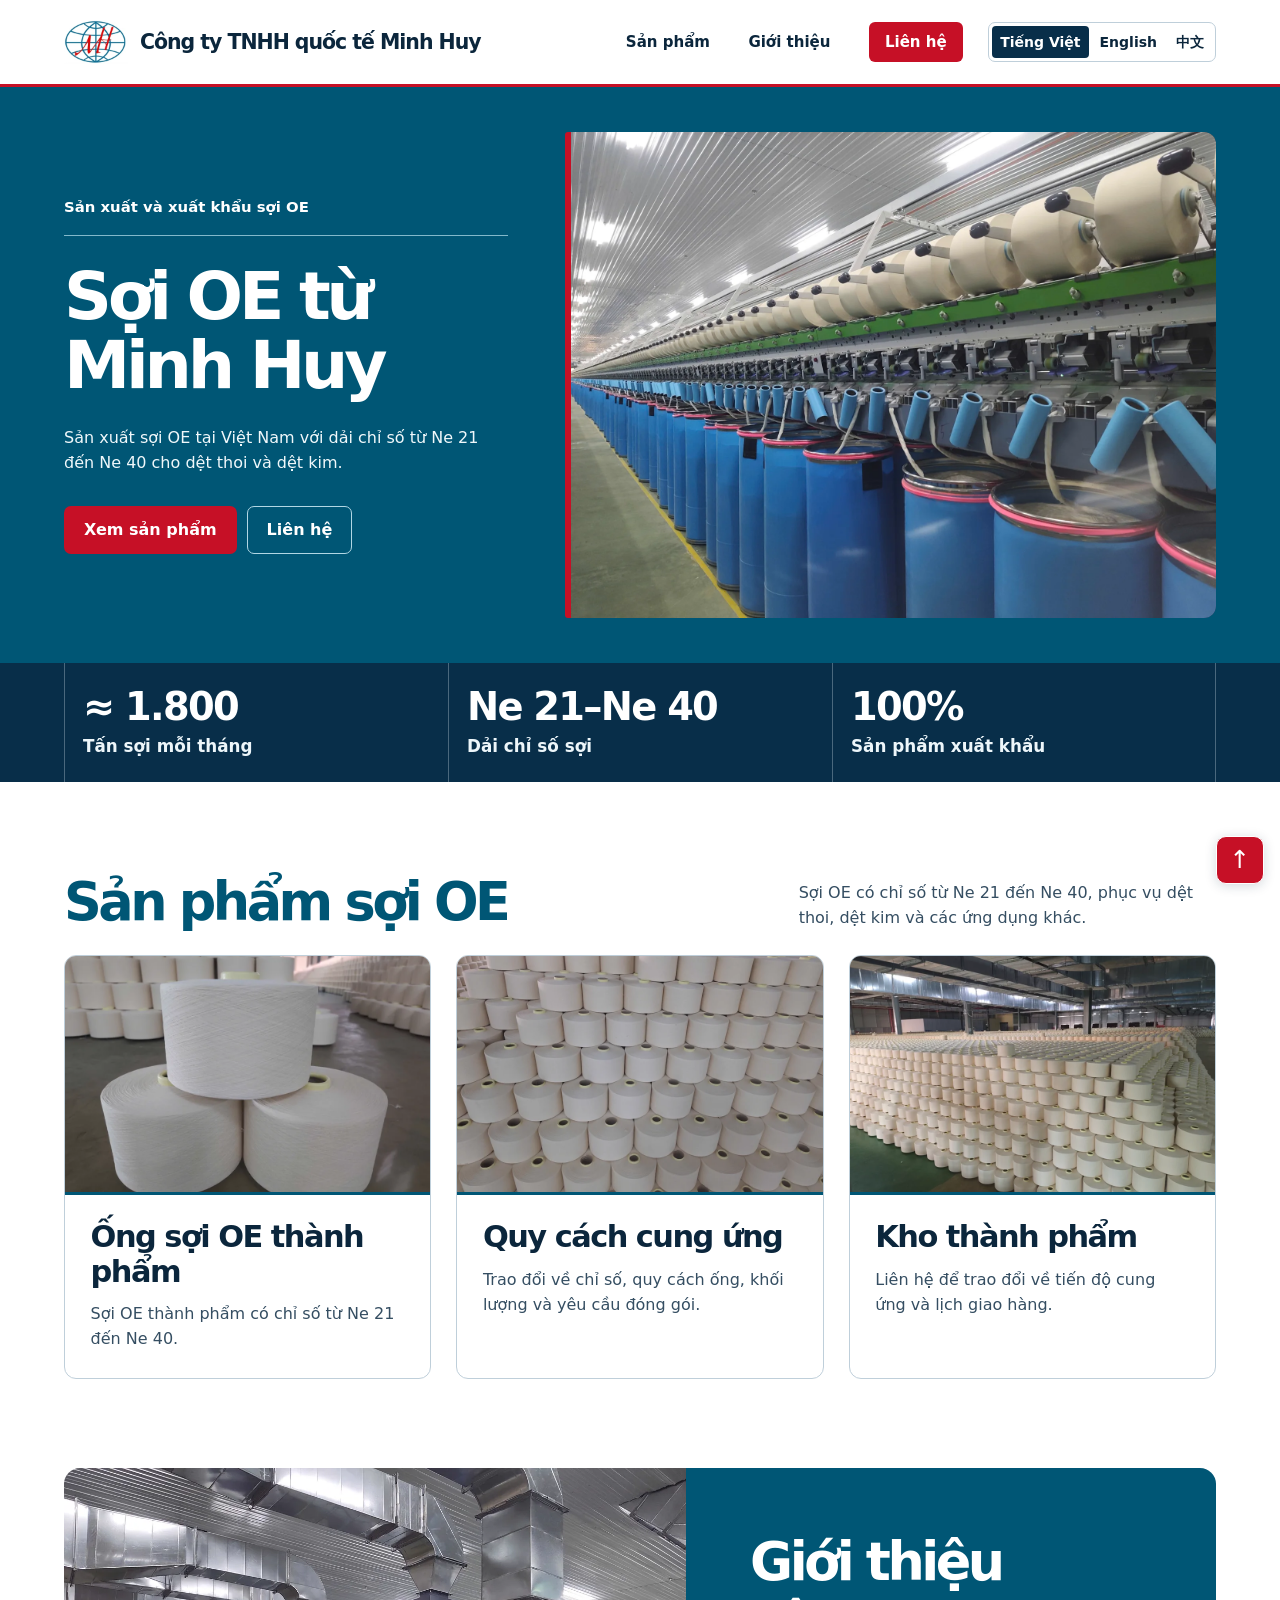
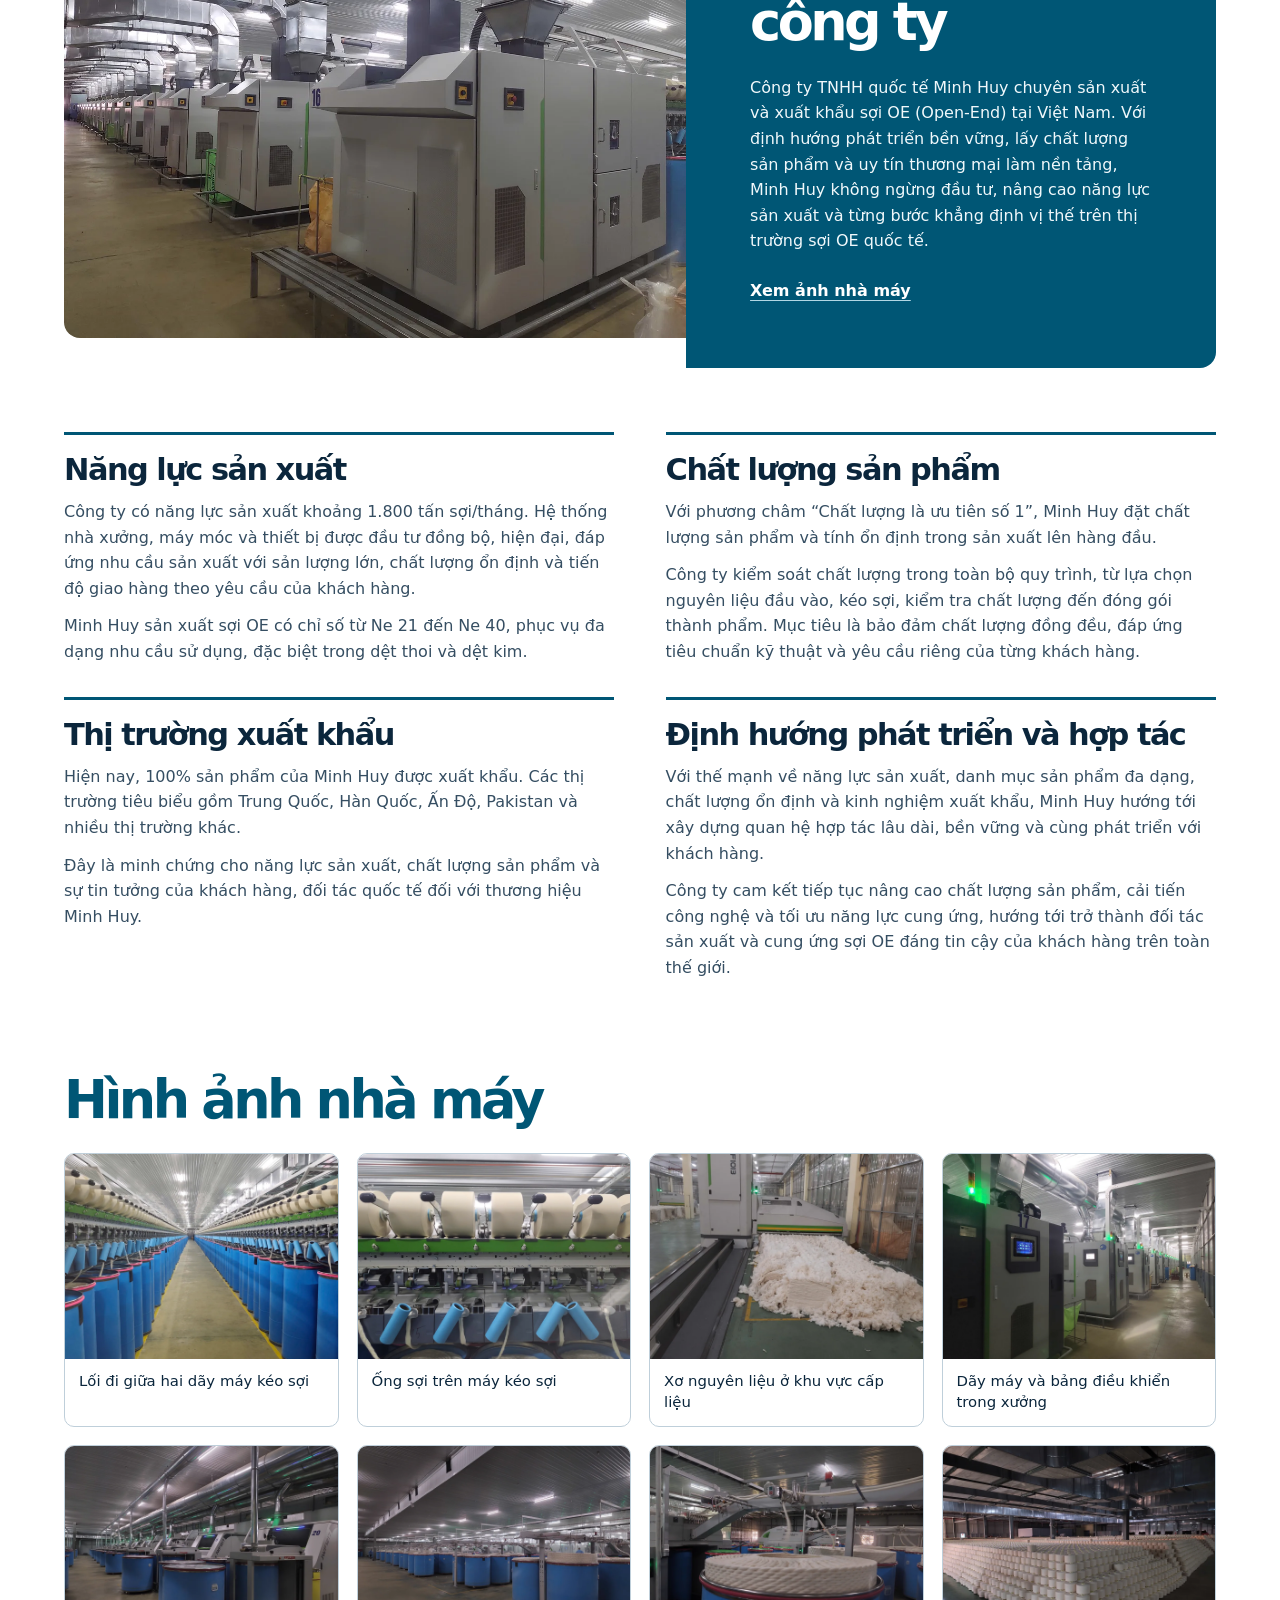
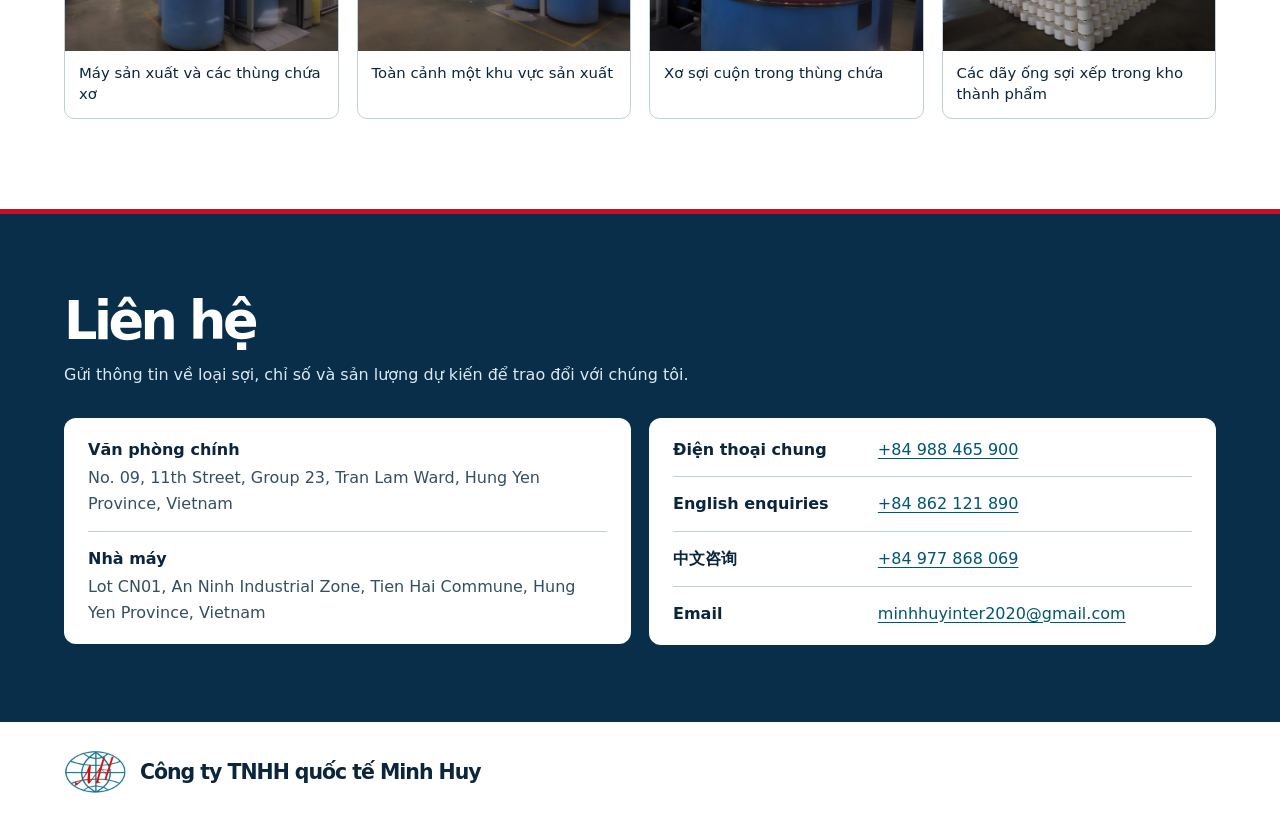
<file: index.html>
<!doctype html>
<html lang="vi">
<head>
  <meta charset="utf-8">
  <meta name="viewport" content="width=device-width, initial-scale=1">
  <meta name="description" content="Sản xuất sợi OE tại Việt Nam với dải chỉ số từ Ne 21 đến Ne 40 cho dệt thoi và dệt kim.">
  <meta name="theme-color" content="#ffffff">
  <title>Công ty TNHH quốc tế Minh Huy | Sản xuất và xuất khẩu sợi OE</title>
  <link rel="icon" href="./favicon.png" type="image/png">
  <link rel="stylesheet" href="./site.css">
  <link rel="alternate" hreflang="vi" href="./">
  <link rel="alternate" hreflang="en" href="./en/">
  <link rel="alternate" hreflang="zh-Hans" href="./zh/">
</head>
<body>
  <a class="skip-link" href="#main">Đến nội dung</a>
  <header class="masthead" id="top" tabindex="-1">
    <div class="wrap header-row">
      <a class="brand" href="./" aria-label="Công ty TNHH quốc tế Minh Huy · Trang chủ"><img class="brand-logo" src="./logo-minh-huy.webp" alt="" width="54" height="37"><span lang="vi">Công ty TNHH quốc tế Minh Huy</span></a>
      <nav class="primary-nav" aria-label="Điều hướng chính">
        <a href="#san-pham">Sản phẩm</a>
        <a href="#gioi-thieu">Giới thiệu</a>
        <a class="nav-contact" href="#lien-he">Liên hệ</a>
      </nav>
      <nav class="language-menu" aria-label="Ngôn ngữ">
        <a href="./" lang="vi" hreflang="vi" aria-current="page">Tiếng Việt</a>
        <a href="./en/" lang="en" hreflang="en">English</a>
        <a href="./zh/" lang="zh-Hans" hreflang="zh-Hans">中文</a>
      </nav>
    </div>
  </header>
  <main id="main">
    <div class="hero-band">
      <section class="hero wrap" aria-labelledby="hero-heading">
        <div class="hero-copy">
          <p class="label">Sản xuất và xuất khẩu sợi OE</p>
          <h1 id="hero-heading">Sợi OE từ Minh Huy</h1>
          <p class="hero-description">Sản xuất sợi OE tại Việt Nam với dải chỉ số từ Ne 21 đến Ne 40 cho dệt thoi và dệt kim.</p>
          <div class="hero-actions">
            <a class="button" href="#san-pham">Xem sản phẩm</a>
            <a class="button button-outline" href="#lien-he">Liên hệ</a>
          </div>
        </div>
        <figure class="hero-image"><img src="./images/spinning-line.webp" alt="Dây chuyền kéo sợi tại nhà máy Minh Huy với hàng thùng xơ màu xanh" width="1280" height="960" fetchpriority="high" decoding="async"></figure>
      </section>
    </div>
    <aside class="metrics-band" aria-label="Năng lực và thị trường">
      <dl class="wrap metrics">
        <div><dt>Tấn sợi mỗi tháng</dt><dd>≈ 1.800</dd></div>
        <div><dt>Dải chỉ số sợi</dt><dd>Ne 21–Ne 40</dd></div>
        <div><dt>Sản phẩm xuất khẩu</dt><dd>100%</dd></div>
      </dl>
    </aside>
    <section class="wrap catalog section" id="san-pham" aria-labelledby="catalog-heading">
      <div class="section-heading">
        <h2 id="catalog-heading">Sản phẩm sợi OE</h2>
        <p>Sợi OE có chỉ số từ Ne 21 đến Ne 40, phục vụ dệt thoi, dệt kim và các ứng dụng khác.</p>
      </div>
      <div class="product-grid">
        <article class="product">
          <figure><img src="./images/yarn-cones.webp" alt="Ba ống sợi trắng thành phẩm xếp chồng" width="1280" height="960" loading="lazy" decoding="async"></figure>
          <div class="product-copy">
            <div class="product-title">
              <h3>Ống sợi OE thành phẩm</h3>
            </div>
            <p>Sợi OE thành phẩm có chỉ số từ Ne 21 đến Ne 40.</p>
          </div>
        </article>
<article class="product">
          <figure><img src="./images/yarn-stock.webp" alt="Các ống sợi trắng thành phẩm xếp thành hàng" width="1280" height="960" loading="lazy" decoding="async"></figure>
          <div class="product-copy">
            <div class="product-title">
              <h3>Quy cách cung ứng</h3>
            </div>
            <p>Trao đổi về chỉ số, quy cách ống, khối lượng và yêu cầu đóng gói.</p>
          </div>
        </article>
<article class="product">
          <figure><img src="./images/finished-yarn.webp" alt="Các dãy ống sợi trắng trong kho thành phẩm Minh Huy" width="1280" height="960" loading="lazy" decoding="async"></figure>
          <div class="product-copy">
            <div class="product-title">
              <h3>Kho thành phẩm</h3>
            </div>
            <p>Liên hệ để trao đổi về tiến độ cung ứng và lịch giao hàng.</p>
          </div>
        </article>
      </div>
    </section>
    <section class="wrap about section" id="gioi-thieu" aria-labelledby="about-heading">
      <figure><img src="./images/factory-floor.webp" alt="Một khu vực máy sản xuất sợi tại nhà máy Minh Huy" width="1280" height="960" loading="lazy" decoding="async"></figure>
      <div class="about-copy">
        <h2 id="about-heading">Giới thiệu công ty</h2>
        <p>Công ty TNHH quốc tế Minh Huy chuyên sản xuất và xuất khẩu sợi OE (Open-End) tại Việt Nam. Với định hướng phát triển bền vững, lấy chất lượng sản phẩm và uy tín thương mại làm nền tảng, Minh Huy không ngừng đầu tư, nâng cao năng lực sản xuất và từng bước khẳng định vị thế trên thị trường sợi OE quốc tế.</p>
        <a class="gallery-jump" href="#hinh-anh">Xem ảnh nhà máy</a>
      </div>
    </section>
    <section class="wrap profile" aria-label="Giới thiệu">
      <div class="profile-grid">
        <article class="profile-chapter">
          <h3>Năng lực sản xuất</h3>
          <p>Công ty có năng lực sản xuất khoảng 1.800 tấn sợi/tháng. Hệ thống nhà xưởng, máy móc và thiết bị được đầu tư đồng bộ, hiện đại, đáp ứng nhu cầu sản xuất với sản lượng lớn, chất lượng ổn định và tiến độ giao hàng theo yêu cầu của khách hàng.</p>
          <p>Minh Huy sản xuất sợi OE có chỉ số từ Ne 21 đến Ne 40, phục vụ đa dạng nhu cầu sử dụng, đặc biệt trong dệt thoi và dệt kim.</p>
        </article>
        <article class="profile-chapter">
          <h3>Chất lượng sản phẩm</h3>
          <p>Với phương châm “Chất lượng là ưu tiên số 1”, Minh Huy đặt chất lượng sản phẩm và tính ổn định trong sản xuất lên hàng đầu.</p>
          <p>Công ty kiểm soát chất lượng trong toàn bộ quy trình, từ lựa chọn nguyên liệu đầu vào, kéo sợi, kiểm tra chất lượng đến đóng gói thành phẩm. Mục tiêu là bảo đảm chất lượng đồng đều, đáp ứng tiêu chuẩn kỹ thuật và yêu cầu riêng của từng khách hàng.</p>
        </article>
        <article class="profile-chapter">
          <h3>Thị trường xuất khẩu</h3>
          <p>Hiện nay, 100% sản phẩm của Minh Huy được xuất khẩu. Các thị trường tiêu biểu gồm Trung Quốc, Hàn Quốc, Ấn Độ, Pakistan và nhiều thị trường khác.</p>
          <p>Đây là minh chứng cho năng lực sản xuất, chất lượng sản phẩm và sự tin tưởng của khách hàng, đối tác quốc tế đối với thương hiệu Minh Huy.</p>
        </article>
        <article class="profile-chapter">
          <h3>Định hướng phát triển và hợp tác</h3>
          <p>Với thế mạnh về năng lực sản xuất, danh mục sản phẩm đa dạng, chất lượng ổn định và kinh nghiệm xuất khẩu, Minh Huy hướng tới xây dựng quan hệ hợp tác lâu dài, bền vững và cùng phát triển với khách hàng.</p>
          <p>Công ty cam kết tiếp tục nâng cao chất lượng sản phẩm, cải tiến công nghệ và tối ưu năng lực cung ứng, hướng tới trở thành đối tác sản xuất và cung ứng sợi OE đáng tin cậy của khách hàng trên toàn thế giới.</p>
        </article>
      </div>
    </section>
    <section class="wrap section factory-gallery" id="hinh-anh" aria-labelledby="gallery-heading">
      <h2 id="gallery-heading">Hình ảnh nhà máy</h2>
      <div class="gallery-grid">
        <a class="gallery-item" href="./images/factory-main-aisle.webp" target="_blank" rel="noopener"><img src="./images/factory-main-aisle.webp" alt="" width="1280" height="960" loading="lazy" decoding="async"><span>Lối đi giữa hai dãy máy kéo sợi</span></a>
        <a class="gallery-item" href="./images/factory-spinning-detail.webp" target="_blank" rel="noopener"><img src="./images/factory-spinning-detail.webp" alt="" width="1280" height="960" loading="lazy" decoding="async"><span>Ống sợi trên máy kéo sợi</span></a>
        <a class="gallery-item" href="./images/factory-fiber-feed.webp" target="_blank" rel="noopener"><img src="./images/factory-fiber-feed.webp" alt="" width="1280" height="960" loading="lazy" decoding="async"><span>Xơ nguyên liệu ở khu vực cấp liệu</span></a>
        <a class="gallery-item" href="./images/factory-machine-aisle.webp" target="_blank" rel="noopener"><img src="./images/factory-machine-aisle.webp" alt="" width="1280" height="960" loading="lazy" decoding="async"><span>Dãy máy và bảng điều khiển trong xưởng</span></a>
        <a class="gallery-item" href="./images/factory-processing.webp" target="_blank" rel="noopener"><img src="./images/factory-processing.webp" alt="" width="1280" height="960" loading="lazy" decoding="async"><span>Máy sản xuất và các thùng chứa xơ</span></a>
        <a class="gallery-item" href="./images/factory-production-floor.webp" target="_blank" rel="noopener"><img src="./images/factory-production-floor.webp" alt="" width="1280" height="960" loading="lazy" decoding="async"><span>Toàn cảnh một khu vực sản xuất</span></a>
        <a class="gallery-item" href="./images/factory-fiber-coil.webp" target="_blank" rel="noopener"><img src="./images/factory-fiber-coil.webp" alt="" width="1280" height="960" loading="lazy" decoding="async"><span>Xơ sợi cuộn trong thùng chứa</span></a>
        <a class="gallery-item" href="./images/factory-yarn-warehouse.webp" target="_blank" rel="noopener"><img src="./images/factory-yarn-warehouse.webp" alt="" width="1280" height="960" loading="lazy" decoding="async"><span>Các dãy ống sợi xếp trong kho thành phẩm</span></a>
      </div>
    </section>
    <section class="contact" id="lien-he" aria-labelledby="contact-heading">
      <div class="wrap">
        <div class="contact-heading">
          <h2 id="contact-heading">Liên hệ</h2>
          <div class="contact-intro"><p>Gửi thông tin về loại sợi, chỉ số và sản lượng dự kiến để trao đổi với chúng tôi.</p></div>
        </div>
        <div class="contact-grid">
          <dl class="contact-list"><div><dt>Văn phòng chính</dt><dd><address lang="en">No. 09, 11th Street, Group 23, Tran Lam Ward, Hung Yen Province, Vietnam</address></dd></div><div><dt>Nhà máy</dt><dd><address lang="en">Lot CN01, An Ninh Industrial Zone, Tien Hai Commune, Hung Yen Province, Vietnam</address></dd></div></dl>
          <dl class="contact-list contact-channels"><div><dt>Điện thoại chung</dt><dd><a href="tel:+84988465900">+84 988 465 900</a></dd></div><div><dt><span lang="en">English enquiries</span></dt><dd><a href="tel:+84862121890">+84 862 121 890</a></dd></div><div><dt><span lang="zh-Hans">中文咨询</span></dt><dd><a href="tel:+84977868069">+84 977 868 069</a></dd></div><div><dt>Email</dt><dd><a href="mailto:minhhuyinter2020@gmail.com">minhhuyinter2020@gmail.com</a></dd></div></dl>
        </div>
      </div>
    </section>
  </main>
  <footer class="wrap footer">
    <a class="brand" href="./"><img class="brand-logo" src="./logo-minh-huy.webp" alt="" width="54" height="37"><span lang="vi">Công ty TNHH quốc tế Minh Huy</span></a>
  </footer>
  <a class="back-top" href="#top" aria-label="Về đầu trang" title="Về đầu trang"><span aria-hidden="true">↑</span></a>
</body>
</html>
</file>
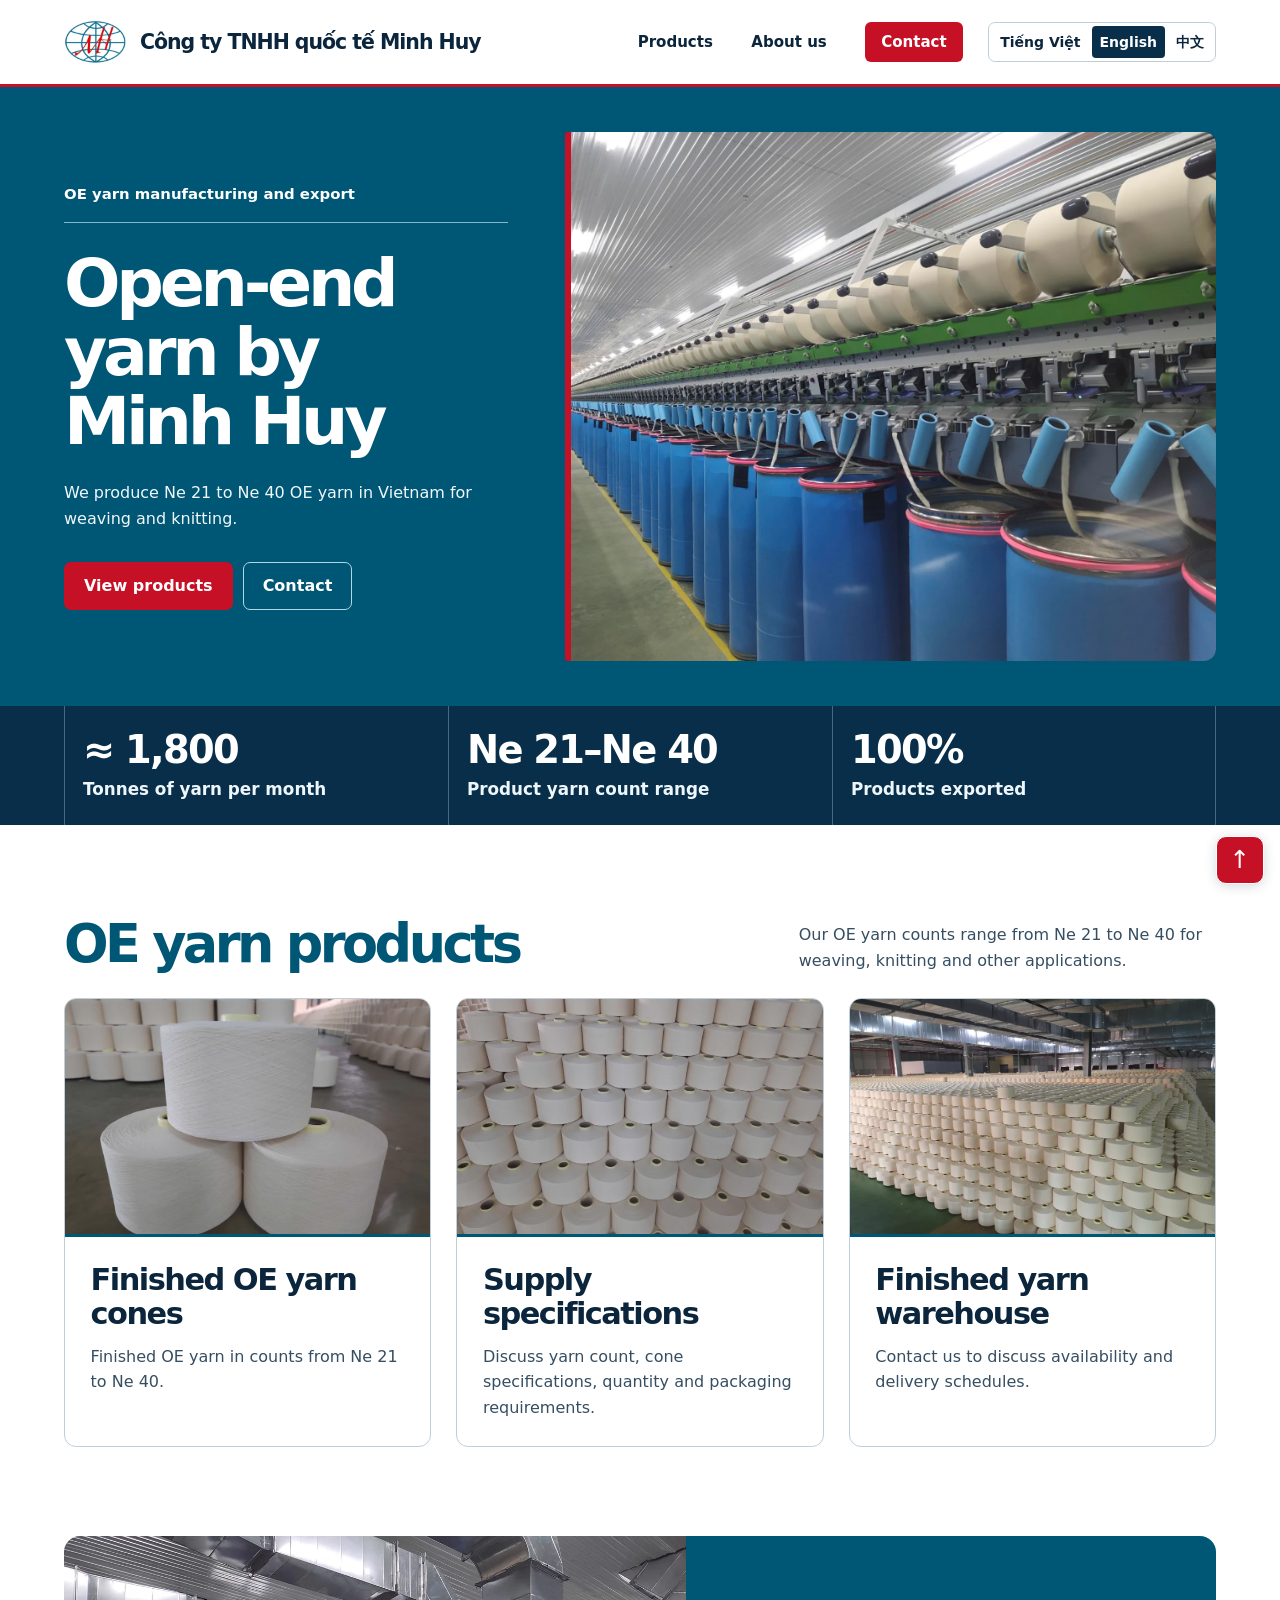
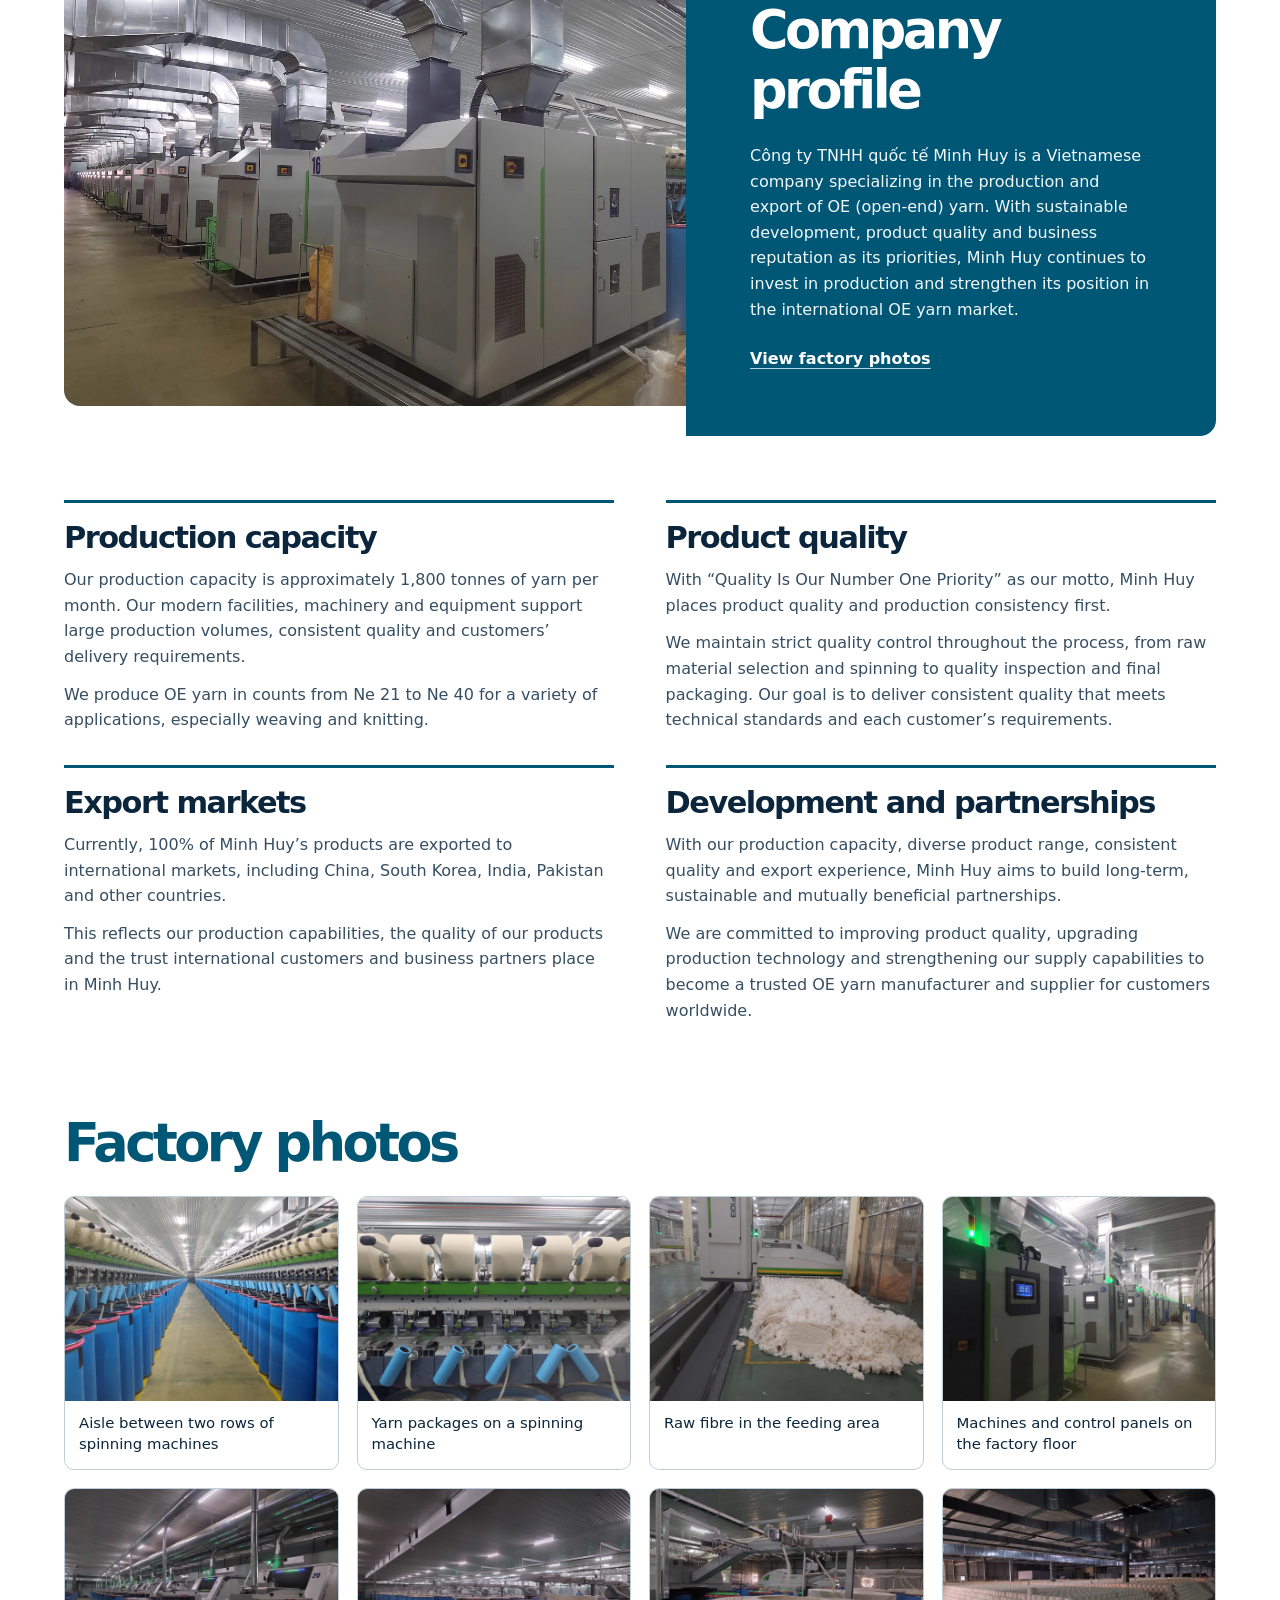
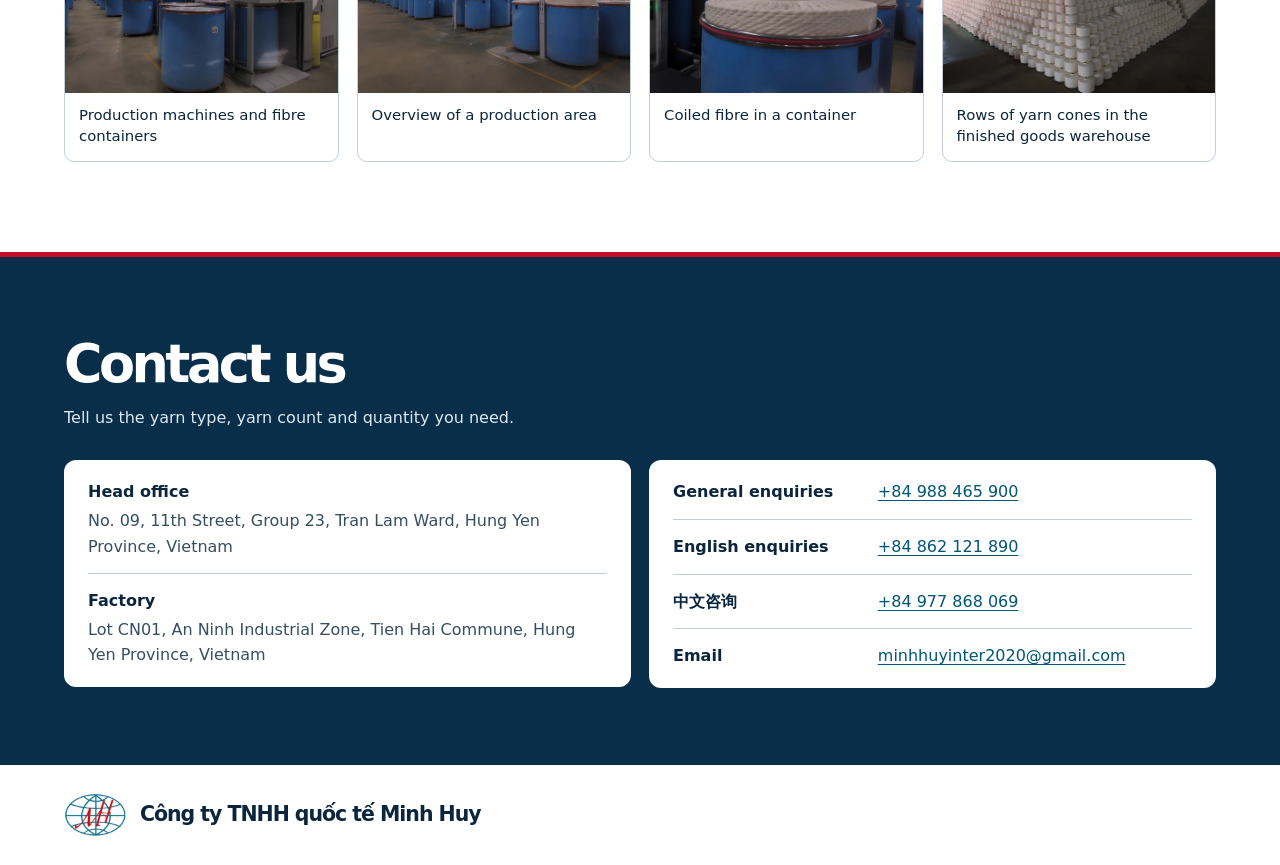
<file: en/index.html>
<!doctype html>
<html lang="en">
<head>
  <meta charset="utf-8">
  <meta name="viewport" content="width=device-width, initial-scale=1">
  <meta name="description" content="We produce Ne 21 to Ne 40 OE yarn in Vietnam for weaving and knitting.">
  <meta name="theme-color" content="#ffffff">
  <title>Công ty TNHH quốc tế Minh Huy | OE yarn manufacturing and export</title>
  <link rel="icon" href="../favicon.png" type="image/png">
  <link rel="stylesheet" href="../site.css">
  <link rel="alternate" hreflang="vi" href="../">
  <link rel="alternate" hreflang="en" href="../en/">
  <link rel="alternate" hreflang="zh-Hans" href="../zh/">
</head>
<body>
  <a class="skip-link" href="#main">Skip to content</a>
  <header class="masthead" id="top" tabindex="-1">
    <div class="wrap header-row">
      <a class="brand" href="./" aria-label="Công ty TNHH quốc tế Minh Huy · Home"><img class="brand-logo" src="../logo-minh-huy.webp" alt="" width="54" height="37"><span lang="vi">Công ty TNHH quốc tế Minh Huy</span></a>
      <nav class="primary-nav" aria-label="Main navigation">
        <a href="#san-pham">Products</a>
        <a href="#gioi-thieu">About us</a>
        <a class="nav-contact" href="#lien-he">Contact</a>
      </nav>
      <nav class="language-menu" aria-label="Language">
        <a href="../" lang="vi" hreflang="vi">Tiếng Việt</a>
        <a href="../en/" lang="en" hreflang="en" aria-current="page">English</a>
        <a href="../zh/" lang="zh-Hans" hreflang="zh-Hans">中文</a>
      </nav>
    </div>
  </header>
  <main id="main">
    <div class="hero-band">
      <section class="hero wrap" aria-labelledby="hero-heading">
        <div class="hero-copy">
          <p class="label">OE yarn manufacturing and export</p>
          <h1 id="hero-heading">Open-end yarn by Minh Huy</h1>
          <p class="hero-description">We produce Ne 21 to Ne 40 OE yarn in Vietnam for weaving and knitting.</p>
          <div class="hero-actions">
            <a class="button" href="#san-pham">View products</a>
            <a class="button button-outline" href="#lien-he">Contact</a>
          </div>
        </div>
        <figure class="hero-image"><img src="../images/spinning-line.webp" alt="OE spinning line at the Minh Huy factory" width="1280" height="960" fetchpriority="high" decoding="async"></figure>
      </section>
    </div>
    <aside class="metrics-band" aria-label="Capacity and markets">
      <dl class="wrap metrics">
        <div><dt>Tonnes of yarn per month</dt><dd>≈ 1,800</dd></div>
        <div><dt>Product yarn count range</dt><dd>Ne 21–Ne 40</dd></div>
        <div><dt>Products exported</dt><dd>100%</dd></div>
      </dl>
    </aside>
    <section class="wrap catalog section" id="san-pham" aria-labelledby="catalog-heading">
      <div class="section-heading">
        <h2 id="catalog-heading">OE yarn products</h2>
        <p>Our OE yarn counts range from Ne 21 to Ne 40 for weaving, knitting and other applications.</p>
      </div>
      <div class="product-grid">
        <article class="product">
          <figure><img src="../images/yarn-cones.webp" alt="Three finished white yarn cones" width="1280" height="960" loading="lazy" decoding="async"></figure>
          <div class="product-copy">
            <div class="product-title">
              <h3>Finished OE yarn cones</h3>
            </div>
            <p>Finished OE yarn in counts from Ne 21 to Ne 40.</p>
          </div>
        </article>
<article class="product">
          <figure><img src="../images/yarn-stock.webp" alt="Rows of finished white yarn cones" width="1280" height="960" loading="lazy" decoding="async"></figure>
          <div class="product-copy">
            <div class="product-title">
              <h3>Supply specifications</h3>
            </div>
            <p>Discuss yarn count, cone specifications, quantity and packaging requirements.</p>
          </div>
        </article>
<article class="product">
          <figure><img src="../images/finished-yarn.webp" alt="Rows of finished yarn in the warehouse" width="1280" height="960" loading="lazy" decoding="async"></figure>
          <div class="product-copy">
            <div class="product-title">
              <h3>Finished yarn warehouse</h3>
            </div>
            <p>Contact us to discuss availability and delivery schedules.</p>
          </div>
        </article>
      </div>
    </section>
    <section class="wrap about section" id="gioi-thieu" aria-labelledby="about-heading">
      <figure><img src="../images/factory-floor.webp" alt="Yarn production machinery at the factory" width="1280" height="960" loading="lazy" decoding="async"></figure>
      <div class="about-copy">
        <h2 id="about-heading">Company profile</h2>
        <p>Công ty TNHH quốc tế Minh Huy is a Vietnamese company specializing in the production and export of OE (open-end) yarn. With sustainable development, product quality and business reputation as its priorities, Minh Huy continues to invest in production and strengthen its position in the international OE yarn market.</p>
        <a class="gallery-jump" href="#hinh-anh">View factory photos</a>
      </div>
    </section>
    <section class="wrap profile" aria-label="About us">
      <div class="profile-grid">
        <article class="profile-chapter">
          <h3>Production capacity</h3>
          <p>Our production capacity is approximately 1,800 tonnes of yarn per month. Our modern facilities, machinery and equipment support large production volumes, consistent quality and customers’ delivery requirements.</p>
          <p>We produce OE yarn in counts from Ne 21 to Ne 40 for a variety of applications, especially weaving and knitting.</p>
        </article>
        <article class="profile-chapter">
          <h3>Product quality</h3>
          <p>With “Quality Is Our Number One Priority” as our motto, Minh Huy places product quality and production consistency first.</p>
          <p>We maintain strict quality control throughout the process, from raw material selection and spinning to quality inspection and final packaging. Our goal is to deliver consistent quality that meets technical standards and each customer’s requirements.</p>
        </article>
        <article class="profile-chapter">
          <h3>Export markets</h3>
          <p>Currently, 100% of Minh Huy’s products are exported to international markets, including China, South Korea, India, Pakistan and other countries.</p>
          <p>This reflects our production capabilities, the quality of our products and the trust international customers and business partners place in Minh Huy.</p>
        </article>
        <article class="profile-chapter">
          <h3>Development and partnerships</h3>
          <p>With our production capacity, diverse product range, consistent quality and export experience, Minh Huy aims to build long-term, sustainable and mutually beneficial partnerships.</p>
          <p>We are committed to improving product quality, upgrading production technology and strengthening our supply capabilities to become a trusted OE yarn manufacturer and supplier for customers worldwide.</p>
        </article>
      </div>
    </section>
    <section class="wrap section factory-gallery" id="hinh-anh" aria-labelledby="gallery-heading">
      <h2 id="gallery-heading">Factory photos</h2>
      <div class="gallery-grid">
        <a class="gallery-item" href="../images/factory-main-aisle.webp" target="_blank" rel="noopener"><img src="../images/factory-main-aisle.webp" alt="" width="1280" height="960" loading="lazy" decoding="async"><span>Aisle between two rows of spinning machines</span></a>
        <a class="gallery-item" href="../images/factory-spinning-detail.webp" target="_blank" rel="noopener"><img src="../images/factory-spinning-detail.webp" alt="" width="1280" height="960" loading="lazy" decoding="async"><span>Yarn packages on a spinning machine</span></a>
        <a class="gallery-item" href="../images/factory-fiber-feed.webp" target="_blank" rel="noopener"><img src="../images/factory-fiber-feed.webp" alt="" width="1280" height="960" loading="lazy" decoding="async"><span>Raw fibre in the feeding area</span></a>
        <a class="gallery-item" href="../images/factory-machine-aisle.webp" target="_blank" rel="noopener"><img src="../images/factory-machine-aisle.webp" alt="" width="1280" height="960" loading="lazy" decoding="async"><span>Machines and control panels on the factory floor</span></a>
        <a class="gallery-item" href="../images/factory-processing.webp" target="_blank" rel="noopener"><img src="../images/factory-processing.webp" alt="" width="1280" height="960" loading="lazy" decoding="async"><span>Production machines and fibre containers</span></a>
        <a class="gallery-item" href="../images/factory-production-floor.webp" target="_blank" rel="noopener"><img src="../images/factory-production-floor.webp" alt="" width="1280" height="960" loading="lazy" decoding="async"><span>Overview of a production area</span></a>
        <a class="gallery-item" href="../images/factory-fiber-coil.webp" target="_blank" rel="noopener"><img src="../images/factory-fiber-coil.webp" alt="" width="1280" height="960" loading="lazy" decoding="async"><span>Coiled fibre in a container</span></a>
        <a class="gallery-item" href="../images/factory-yarn-warehouse.webp" target="_blank" rel="noopener"><img src="../images/factory-yarn-warehouse.webp" alt="" width="1280" height="960" loading="lazy" decoding="async"><span>Rows of yarn cones in the finished goods warehouse</span></a>
      </div>
    </section>
    <section class="contact" id="lien-he" aria-labelledby="contact-heading">
      <div class="wrap">
        <div class="contact-heading">
          <h2 id="contact-heading">Contact us</h2>
          <div class="contact-intro"><p>Tell us the yarn type, yarn count and quantity you need.</p></div>
        </div>
        <div class="contact-grid">
          <dl class="contact-list"><div><dt>Head office</dt><dd><address lang="en">No. 09, 11th Street, Group 23, Tran Lam Ward, Hung Yen Province, Vietnam</address></dd></div><div><dt>Factory</dt><dd><address lang="en">Lot CN01, An Ninh Industrial Zone, Tien Hai Commune, Hung Yen Province, Vietnam</address></dd></div></dl>
          <dl class="contact-list contact-channels"><div><dt>General enquiries</dt><dd><a href="tel:+84988465900">+84 988 465 900</a></dd></div><div><dt><span lang="en">English enquiries</span></dt><dd><a href="tel:+84862121890">+84 862 121 890</a></dd></div><div><dt><span lang="zh-Hans">中文咨询</span></dt><dd><a href="tel:+84977868069">+84 977 868 069</a></dd></div><div><dt>Email</dt><dd><a href="mailto:minhhuyinter2020@gmail.com">minhhuyinter2020@gmail.com</a></dd></div></dl>
        </div>
      </div>
    </section>
  </main>
  <footer class="wrap footer">
    <a class="brand" href="./"><img class="brand-logo" src="../logo-minh-huy.webp" alt="" width="54" height="37"><span lang="vi">Công ty TNHH quốc tế Minh Huy</span></a>
  </footer>
  <a class="back-top" href="#top" aria-label="Back to top" title="Back to top"><span aria-hidden="true">↑</span></a>
</body>
</html>
</file>
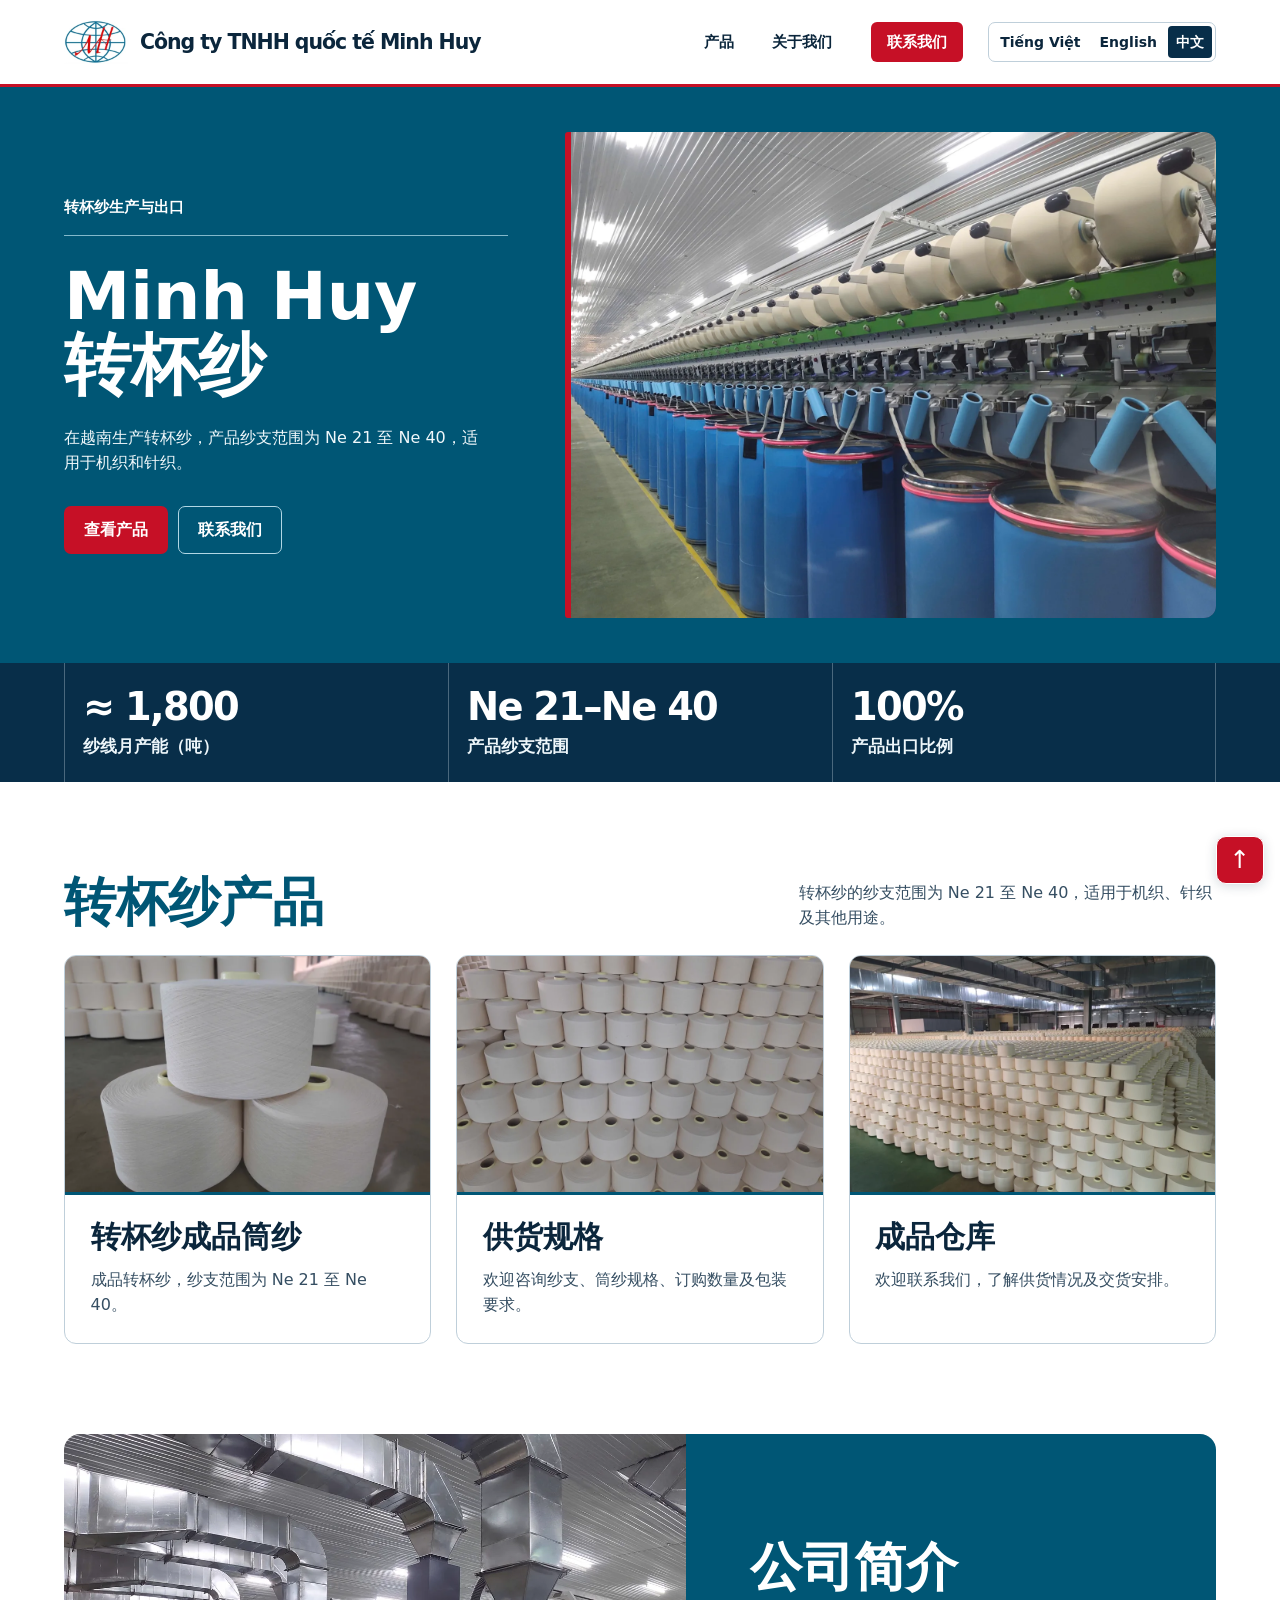
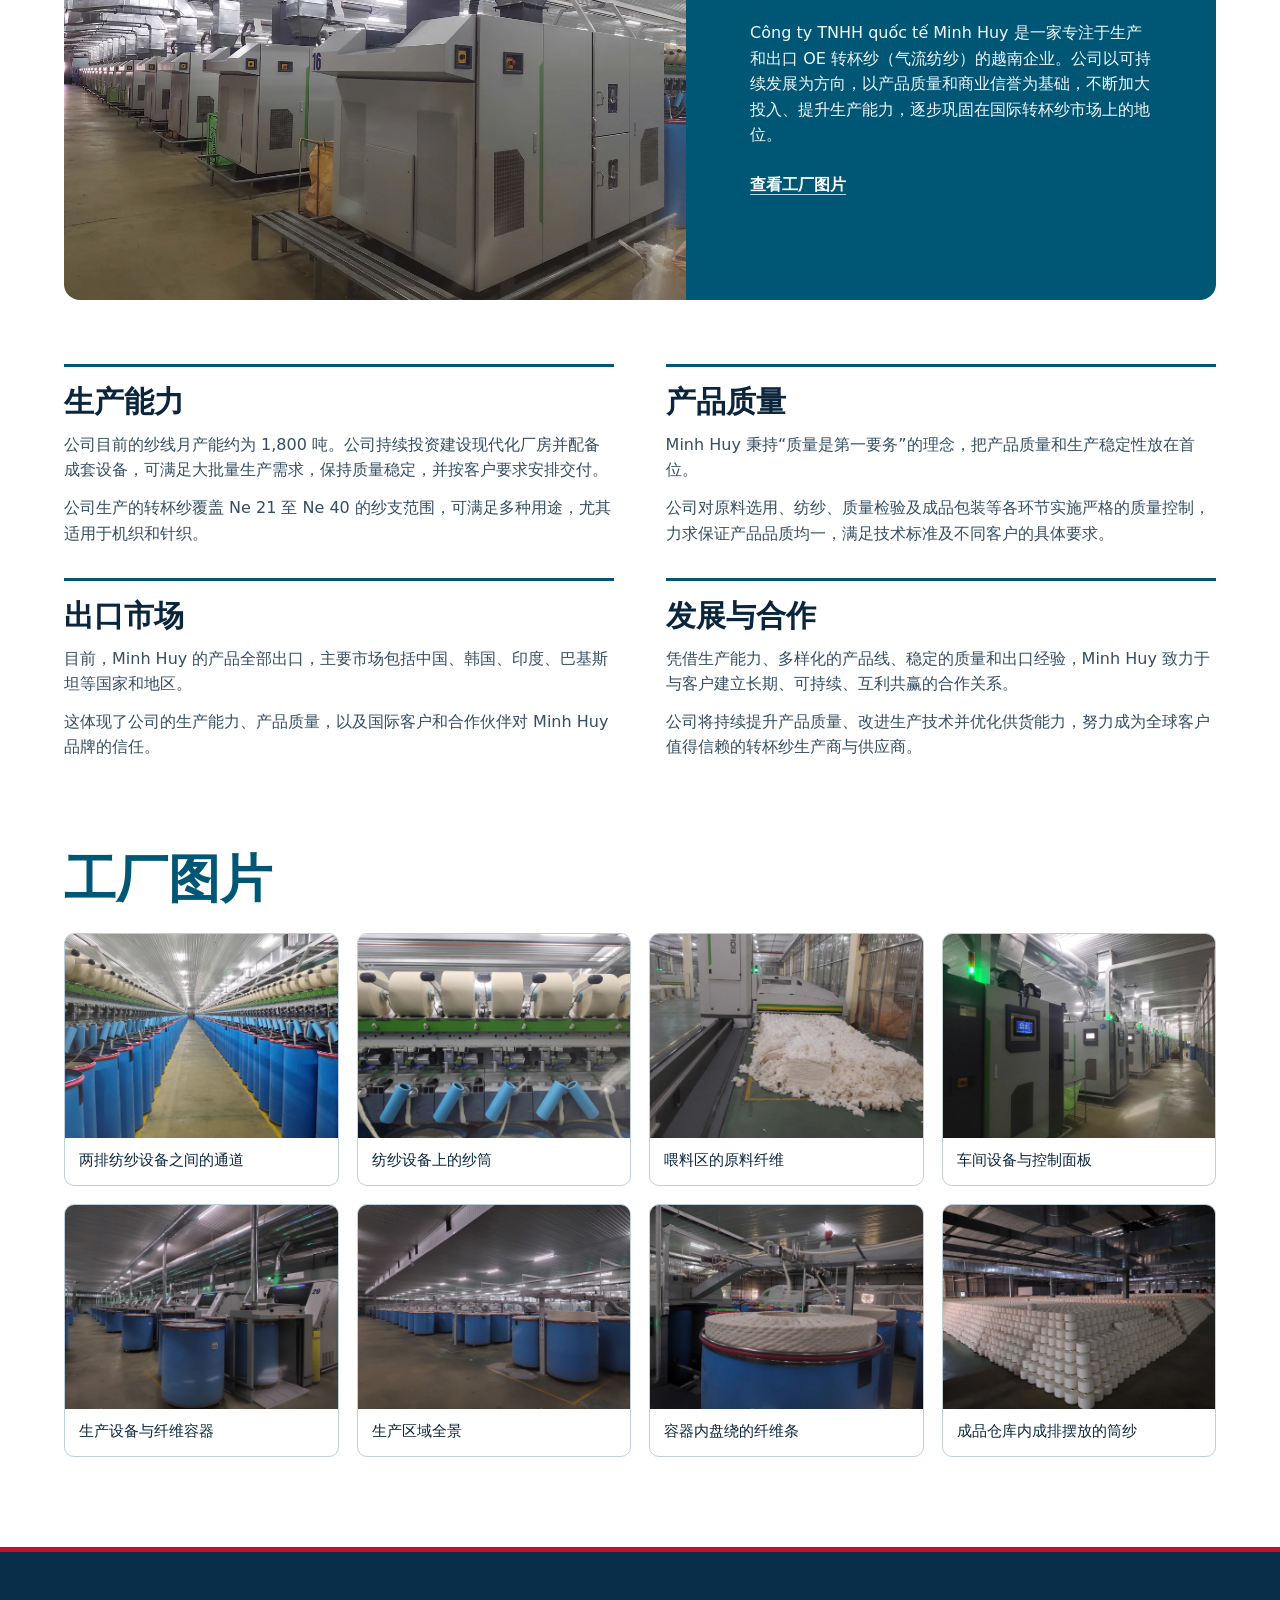
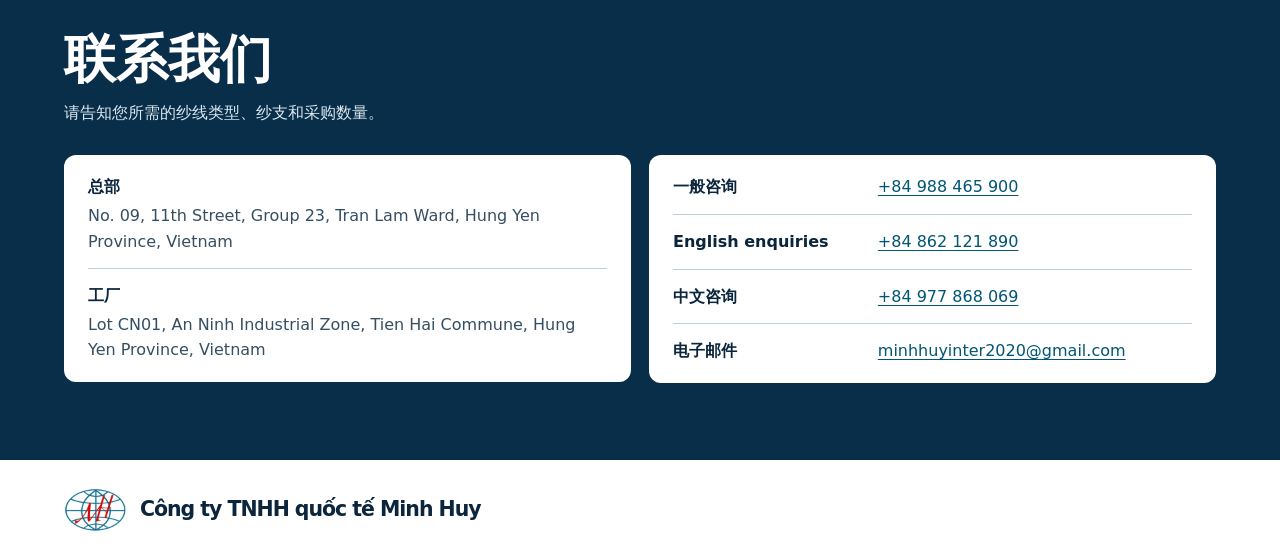
<file: zh/index.html>
<!doctype html>
<html lang="zh-Hans">
<head>
  <meta charset="utf-8">
  <meta name="viewport" content="width=device-width, initial-scale=1">
  <meta name="description" content="在越南生产转杯纱，产品纱支范围为 Ne 21 至 Ne 40，适用于机织和针织。">
  <meta name="theme-color" content="#ffffff">
  <title>Công ty TNHH quốc tế Minh Huy | 转杯纱生产与出口</title>
  <link rel="icon" href="../favicon.png" type="image/png">
  <link rel="stylesheet" href="../site.css">
  <link rel="alternate" hreflang="vi" href="../">
  <link rel="alternate" hreflang="en" href="../en/">
  <link rel="alternate" hreflang="zh-Hans" href="../zh/">
</head>
<body>
  <a class="skip-link" href="#main">跳至正文</a>
  <header class="masthead" id="top" tabindex="-1">
    <div class="wrap header-row">
      <a class="brand" href="./" aria-label="Công ty TNHH quốc tế Minh Huy · 首页"><img class="brand-logo" src="../logo-minh-huy.webp" alt="" width="54" height="37"><span lang="vi">Công ty TNHH quốc tế Minh Huy</span></a>
      <nav class="primary-nav" aria-label="主导航">
        <a href="#san-pham">产品</a>
        <a href="#gioi-thieu">关于我们</a>
        <a class="nav-contact" href="#lien-he">联系我们</a>
      </nav>
      <nav class="language-menu" aria-label="语言">
        <a href="../" lang="vi" hreflang="vi">Tiếng Việt</a>
        <a href="../en/" lang="en" hreflang="en">English</a>
        <a href="../zh/" lang="zh-Hans" hreflang="zh-Hans" aria-current="page">中文</a>
      </nav>
    </div>
  </header>
  <main id="main">
    <div class="hero-band">
      <section class="hero wrap" aria-labelledby="hero-heading">
        <div class="hero-copy">
          <p class="label">转杯纱生产与出口</p>
          <h1 id="hero-heading">Minh Huy 转杯纱</h1>
          <p class="hero-description">在越南生产转杯纱，产品纱支范围为 Ne 21 至 Ne 40，适用于机织和针织。</p>
          <div class="hero-actions">
            <a class="button" href="#san-pham">查看产品</a>
            <a class="button button-outline" href="#lien-he">联系我们</a>
          </div>
        </div>
        <figure class="hero-image"><img src="../images/spinning-line.webp" alt="Minh Huy 工厂转杯纺纱生产线" width="1280" height="960" fetchpriority="high" decoding="async"></figure>
      </section>
    </div>
    <aside class="metrics-band" aria-label="产能与市场">
      <dl class="wrap metrics">
        <div><dt>纱线月产能（吨）</dt><dd>≈ 1,800</dd></div>
        <div><dt>产品纱支范围</dt><dd>Ne 21–Ne 40</dd></div>
        <div><dt>产品出口比例</dt><dd>100%</dd></div>
      </dl>
    </aside>
    <section class="wrap catalog section" id="san-pham" aria-labelledby="catalog-heading">
      <div class="section-heading">
        <h2 id="catalog-heading">转杯纱产品</h2>
        <p>转杯纱的纱支范围为 Ne 21 至 Ne 40，适用于机织、针织及其他用途。</p>
      </div>
      <div class="product-grid">
        <article class="product">
          <figure><img src="../images/yarn-cones.webp" alt="三个白色成品筒纱" width="1280" height="960" loading="lazy" decoding="async"></figure>
          <div class="product-copy">
            <div class="product-title">
              <h3>转杯纱成品筒纱</h3>
            </div>
            <p>成品转杯纱，纱支范围为 Ne 21 至 Ne 40。</p>
          </div>
        </article>
<article class="product">
          <figure><img src="../images/yarn-stock.webp" alt="成排摆放的白色成品筒纱" width="1280" height="960" loading="lazy" decoding="async"></figure>
          <div class="product-copy">
            <div class="product-title">
              <h3>供货规格</h3>
            </div>
            <p>欢迎咨询纱支、筒纱规格、订购数量及包装要求。</p>
          </div>
        </article>
<article class="product">
          <figure><img src="../images/finished-yarn.webp" alt="仓库内成排摆放的成品纱线" width="1280" height="960" loading="lazy" decoding="async"></figure>
          <div class="product-copy">
            <div class="product-title">
              <h3>成品仓库</h3>
            </div>
            <p>欢迎联系我们，了解供货情况及交货安排。</p>
          </div>
        </article>
      </div>
    </section>
    <section class="wrap about section" id="gioi-thieu" aria-labelledby="about-heading">
      <figure><img src="../images/factory-floor.webp" alt="工厂纺纱设备" width="1280" height="960" loading="lazy" decoding="async"></figure>
      <div class="about-copy">
        <h2 id="about-heading">公司简介</h2>
        <p>Công ty TNHH quốc tế Minh Huy 是一家专注于生产和出口 OE 转杯纱（气流纺纱）的越南企业。公司以可持续发展为方向，以产品质量和商业信誉为基础，不断加大投入、提升生产能力，逐步巩固在国际转杯纱市场上的地位。</p>
        <a class="gallery-jump" href="#hinh-anh">查看工厂图片</a>
      </div>
    </section>
    <section class="wrap profile" aria-label="关于我们">
      <div class="profile-grid">
        <article class="profile-chapter">
          <h3>生产能力</h3>
          <p>公司目前的纱线月产能约为 1,800 吨。公司持续投资建设现代化厂房并配备成套设备，可满足大批量生产需求，保持质量稳定，并按客户要求安排交付。</p>
          <p>公司生产的转杯纱覆盖 Ne 21 至 Ne 40 的纱支范围，可满足多种用途，尤其适用于机织和针织。</p>
        </article>
        <article class="profile-chapter">
          <h3>产品质量</h3>
          <p>Minh Huy 秉持“质量是第一要务”的理念，把产品质量和生产稳定性放在首位。</p>
          <p>公司对原料选用、纺纱、质量检验及成品包装等各环节实施严格的质量控制，力求保证产品品质均一，满足技术标准及不同客户的具体要求。</p>
        </article>
        <article class="profile-chapter">
          <h3>出口市场</h3>
          <p>目前，Minh Huy 的产品全部出口，主要市场包括中国、韩国、印度、巴基斯坦等国家和地区。</p>
          <p>这体现了公司的生产能力、产品质量，以及国际客户和合作伙伴对 Minh Huy 品牌的信任。</p>
        </article>
        <article class="profile-chapter">
          <h3>发展与合作</h3>
          <p>凭借生产能力、多样化的产品线、稳定的质量和出口经验，Minh Huy 致力于与客户建立长期、可持续、互利共赢的合作关系。</p>
          <p>公司将持续提升产品质量、改进生产技术并优化供货能力，努力成为全球客户值得信赖的转杯纱生产商与供应商。</p>
        </article>
      </div>
    </section>
    <section class="wrap section factory-gallery" id="hinh-anh" aria-labelledby="gallery-heading">
      <h2 id="gallery-heading">工厂图片</h2>
      <div class="gallery-grid">
        <a class="gallery-item" href="../images/factory-main-aisle.webp" target="_blank" rel="noopener"><img src="../images/factory-main-aisle.webp" alt="" width="1280" height="960" loading="lazy" decoding="async"><span>两排纺纱设备之间的通道</span></a>
        <a class="gallery-item" href="../images/factory-spinning-detail.webp" target="_blank" rel="noopener"><img src="../images/factory-spinning-detail.webp" alt="" width="1280" height="960" loading="lazy" decoding="async"><span>纺纱设备上的纱筒</span></a>
        <a class="gallery-item" href="../images/factory-fiber-feed.webp" target="_blank" rel="noopener"><img src="../images/factory-fiber-feed.webp" alt="" width="1280" height="960" loading="lazy" decoding="async"><span>喂料区的原料纤维</span></a>
        <a class="gallery-item" href="../images/factory-machine-aisle.webp" target="_blank" rel="noopener"><img src="../images/factory-machine-aisle.webp" alt="" width="1280" height="960" loading="lazy" decoding="async"><span>车间设备与控制面板</span></a>
        <a class="gallery-item" href="../images/factory-processing.webp" target="_blank" rel="noopener"><img src="../images/factory-processing.webp" alt="" width="1280" height="960" loading="lazy" decoding="async"><span>生产设备与纤维容器</span></a>
        <a class="gallery-item" href="../images/factory-production-floor.webp" target="_blank" rel="noopener"><img src="../images/factory-production-floor.webp" alt="" width="1280" height="960" loading="lazy" decoding="async"><span>生产区域全景</span></a>
        <a class="gallery-item" href="../images/factory-fiber-coil.webp" target="_blank" rel="noopener"><img src="../images/factory-fiber-coil.webp" alt="" width="1280" height="960" loading="lazy" decoding="async"><span>容器内盘绕的纤维条</span></a>
        <a class="gallery-item" href="../images/factory-yarn-warehouse.webp" target="_blank" rel="noopener"><img src="../images/factory-yarn-warehouse.webp" alt="" width="1280" height="960" loading="lazy" decoding="async"><span>成品仓库内成排摆放的筒纱</span></a>
      </div>
    </section>
    <section class="contact" id="lien-he" aria-labelledby="contact-heading">
      <div class="wrap">
        <div class="contact-heading">
          <h2 id="contact-heading">联系我们</h2>
          <div class="contact-intro"><p>请告知您所需的纱线类型、纱支和采购数量。</p></div>
        </div>
        <div class="contact-grid">
          <dl class="contact-list"><div><dt>总部</dt><dd><address lang="en">No. 09, 11th Street, Group 23, Tran Lam Ward, Hung Yen Province, Vietnam</address></dd></div><div><dt>工厂</dt><dd><address lang="en">Lot CN01, An Ninh Industrial Zone, Tien Hai Commune, Hung Yen Province, Vietnam</address></dd></div></dl>
          <dl class="contact-list contact-channels"><div><dt>一般咨询</dt><dd><a href="tel:+84988465900">+84 988 465 900</a></dd></div><div><dt><span lang="en">English enquiries</span></dt><dd><a href="tel:+84862121890">+84 862 121 890</a></dd></div><div><dt><span lang="zh-Hans">中文咨询</span></dt><dd><a href="tel:+84977868069">+84 977 868 069</a></dd></div><div><dt>电子邮件</dt><dd><a href="mailto:minhhuyinter2020@gmail.com">minhhuyinter2020@gmail.com</a></dd></div></dl>
        </div>
      </div>
    </section>
  </main>
  <footer class="wrap footer">
    <a class="brand" href="./"><img class="brand-logo" src="../logo-minh-huy.webp" alt="" width="54" height="37"><span lang="vi">Công ty TNHH quốc tế Minh Huy</span></a>
  </footer>
  <a class="back-top" href="#top" aria-label="返回顶部" title="返回顶部"><span aria-hidden="true">↑</span></a>
</body>
</html>
</file>
<file: site.css>
:root {
  color-scheme: light;
  --ink: #0b263c;
  --muted: #354e62;
  --paper: #fff;
  --white: #fff;
  --pale: #eaf3f8;
  --blue: #005675;
  --navy: #082e49;
  --red: #c61026;
  --red-dark: #a40e21;
  --line: #bfcfda;
  --edge: clamp(20px, 5vw, 76px);
  font-family: "Inter", system-ui, sans-serif;
  font-size: 16px;
  line-height: 1.6;
  color: var(--ink);
  background: var(--paper);
}
* { box-sizing: border-box; }
body, h1, h2, h3, p, figure { margin: 0; }
a { color: inherit; }
a:focus-visible { outline: 3px solid var(--blue); outline-offset: 5px; }
img { display: block; width: 100%; height: 100%; object-fit: cover; }
.wrap { width: min(1440px, 100%); padding-inline: var(--edge); margin-inline: auto; }
.skip-link { position: absolute; top: -80px; left: 16px; z-index: 2; padding: .5rem 1rem; background: white; }
.skip-link:focus { top: 8px; }
.masthead { border-bottom: 3px solid var(--red); background: var(--white); }
.header-row, .footer { display: flex; justify-content: space-between; align-items: center; gap: 24px; }
.header-row { min-height: 84px; gap: clamp(12px, 2vw, 28px); }
.header-row .brand { margin-inline-end: auto; }
.brand { display: inline-flex; align-items: center; gap: 12px; text-decoration: none; font-weight: 800; font-size: 1.28rem; letter-spacing: -.05em; line-height: 1.2; }
.brand-logo { flex: none; width: 64px; height: auto; object-fit: contain; }
nav { display: flex; gap: clamp(14px, 3vw, 42px); align-items: center; font-size: .94rem; font-weight: 650; }
nav a { text-decoration: none; white-space: nowrap; }
nav a:hover { text-decoration: underline; text-underline-offset: 5px; }
.language-menu { gap: 3px; border: 1px solid var(--line); border-radius: 7px; padding: 3px; }
.language-menu a { border-radius: 4px; padding: 5px 8px; font-size: .875rem; }
.language-menu a[aria-current="page"] { background: var(--navy); color: var(--white); }
.nav-contact { padding: 8px 16px; background: var(--red); color: var(--white); border-radius: 6px; }
.nav-contact:hover { background: var(--red-dark); }
.hero-band { background: var(--blue); color: var(--white); }
.hero { display: grid; grid-template-columns: .87fr 1.13fr; padding-block: clamp(22px, 3.5vw, 50px); }
.hero-copy, .hero-image { min-width: 0; }
.hero-copy { padding: clamp(22px, 4vw, 60px) clamp(22px, 4.5vw, 68px) clamp(22px, 4vw, 60px) 0; display: flex; flex-direction: column; align-items: start; justify-content: center; }
.label { font-weight: 710; font-size: .93rem; padding-bottom: 15px; margin-bottom: 26px; border-bottom: 1px solid #83b9cb; color: var(--white); width: 100%; }
h1, h2, h3 { line-height: 1.13; font-weight: 740; overflow-wrap: anywhere; }
h1 { font-size: clamp(2.85rem, 5.2vw, 5.3rem); line-height: 1.04; letter-spacing: -.064em; max-width: 11.5ch; text-wrap: balance; }
h2 { font-size: clamp(2.15rem, 4.1vw, 4rem); letter-spacing: -.067em; text-wrap: balance; }
h3 { font-size: clamp(1.35rem, 2.4vw, 1.9rem); letter-spacing: -.05em; }
.hero-description { color: #f0f8fb; max-width: 42ch; margin: 24px 0 30px; }
.hero-actions { display: flex; flex-wrap: wrap; gap: 10px; }
.button { display: inline-flex; align-items: center; justify-content: center; min-height: 48px; padding: 10px 19px; border-radius: 7px; background: var(--red); color: var(--white); text-decoration: none; font-weight: 680; border: 1px solid transparent; }
.button:hover { background: var(--red-dark); }
.button-outline { background: transparent; border-color: #b2d7e4; }
.button-outline:hover { background: var(--navy); }
.hero-actions a:focus-visible { outline-color: #fff; }
.hero-image { min-height: min(38vw, 580px); overflow: hidden; border-radius: 3px 12px 12px 3px; border-left: 6px solid var(--red); background: var(--navy); }
.hero-image img { object-position: 43% center; }
.metrics-band { background: var(--navy); color: var(--white); }
.metrics { display: grid; grid-template-columns: repeat(auto-fit, minmax(min(100%, 220px), 1fr)); margin-block: 0; }
.metrics > div { display: flex; flex-direction: column-reverse; justify-content: start; gap: 4px; padding: 22px 18px; border-inline-start: 1px solid #4a687d; min-width: 0; }
.metrics > div:last-child { border-inline-end: 1px solid #4a687d; }
.metrics dt { font-size: 1.05rem; font-weight: 650; color: #edf6fa; }
.metrics dd { margin: 0; font-weight: 800; line-height: 1.15; font-size: clamp(1.52rem, 3vw, 3rem); letter-spacing: -.045em; overflow-wrap: anywhere; }
.section { margin-block: clamp(56px, 7vw, 110px); scroll-margin-top: 28px; }
.section-heading { display: flex; align-items: end; justify-content: space-between; gap: 20px 40px; padding-bottom: 24px; }
.section-heading p { color: var(--muted); max-width: 41ch; }
.section-heading h2, .factory-gallery h2 { color: var(--blue); }
.product-grid { display: grid; grid-template-columns: repeat(3, minmax(0, 1fr)); gap: clamp(14px, 2vw, 25px); }
.product { border: 1px solid var(--line); border-radius: 12px; overflow: hidden; background: var(--white); }
.product figure { aspect-ratio: 1.55; overflow: hidden; background: var(--pale); }
.product-copy { padding: clamp(17px, 2vw, 26px); border-top: 3px solid var(--blue); }
.product-title { display: flex; align-items: center; justify-content: space-between; gap: 10px; flex-wrap: wrap; }
.product-title span { border: 1px solid var(--line); padding: .16rem .6rem; border-radius: 4px; font-size: .875rem; color: var(--muted); }
.product-copy p { color: var(--muted); margin-top: 12px; }
.about { display: grid; grid-template-columns: 1.08fr .92fr; align-items: stretch; }
.about figure { min-height: 310px; max-height: 470px; overflow: hidden; border-radius: 16px 0 0 16px; background: var(--pale); }
.about-copy { display: grid; align-content: center; gap: 24px; padding: clamp(30px, 5vw, 74px); background: var(--blue); color: var(--white); border-radius: 0 16px 16px 0; }
.about-copy p { color: #f0f8fb; max-width: 48ch; }
.about { margin-bottom: clamp(32px, 5vw, 68px); }
.profile-grid { display: grid; grid-template-columns: 1fr 1fr; gap: 32px clamp(22px, 4vw, 58px); }
.profile-chapter { padding-top: 18px; border-top: 3px solid var(--blue); }
.profile-chapter p { max-width: 65ch; color: var(--muted); margin-top: 12px; }
:lang(zh-Hans) h1, :lang(zh-Hans) h2, :lang(zh-Hans) h3 { letter-spacing: 0; }
.contact { padding-block: clamp(50px, 6vw, 90px); background: var(--navy); color: var(--white); border-top: 5px solid var(--red); }
.contact-heading { margin-bottom: 30px; }
.contact-intro { display: grid; gap: 3px; margin-top: 12px; }
.contact-intro p, .contact-note { color: #dce8f0; }
.contact-note { margin-top: 12px; }
.contact-grid { display: grid; grid-template-columns: 1fr 1fr; gap: 18px; }
.contact-list { display: grid; align-self: start; margin: 0; padding: 5px 24px; border-radius: 12px; background: var(--white); color: var(--ink); }
.contact-list > div { padding-block: 14px; }
.contact-list > div + div { border-top: 1px solid var(--line); }
.contact-list dt { font-weight: 720; }
.contact-list dd { margin: 3px 0 0; color: var(--muted); overflow-wrap: anywhere; }
.contact-list a { color: var(--blue); text-underline-offset: .19em; }
.contact-channels > div { display: grid; grid-template-columns: minmax(8.5rem, .62fr) minmax(0, 1fr); gap: 10px; align-items: start; }
.contact-channels dd { margin: 0; }
address { white-space: pre-line; font-style: normal; }
.back-top { position: fixed; right: max(16px, env(safe-area-inset-right)); bottom: max(16px, env(safe-area-inset-bottom)); display: grid; place-items: center; width: 48px; height: 48px; border: 1px solid #fff; border-radius: 10px; background: var(--red); color: var(--white); text-decoration: none; font-size: 1.55rem; box-shadow: 0 2px 12px #122b412e; }
.back-top:hover { background: var(--red-dark); }
@media (prefers-reduced-motion: no-preference) { html { scroll-behavior: smooth; } }
.footer { min-height: 100px; padding-block: 18px; padding-right: max(var(--edge), 78px); }
.footer p { color: var(--muted); font-size: .875rem; }
@media (max-width: 1120px) {
  .header-row { flex-wrap: wrap; padding-block: 12px; }
  .primary-nav { order: 1; width: 100%; }
}
@media (max-width: 800px) {
  .hero { grid-template-columns: 1fr; }
  .hero-copy { padding: 8px 0 30px; }
  .contact-grid { grid-template-columns: 1fr; }
  .hero-image { border-radius: 3px 3px 10px 10px; border-left: 0; border-top: 5px solid var(--red); min-height: 0; aspect-ratio: 1.62; }
  .section-heading { display: grid; }
  .product-grid { grid-template-columns: repeat(2, minmax(0, 1fr)); }
  .about { grid-template-columns: 1fr; }
  .about figure { min-height: 0; aspect-ratio: 1.7; border-radius: 14px 14px 0 0; }
  .about-copy { border-radius: 0 0 14px 14px; }
}
@media (max-width: 520px) {
  .header-row { padding-block: 14px; flex-wrap: wrap; gap: 14px; }
  .primary-nav { justify-content: space-between; }
  .header-row .brand { width: 100%; font-size: 1.13rem; }
  .brand-logo { width: 48px; }
  .metrics { grid-template-columns: repeat(3, minmax(0, 1fr)); }
  .metrics > div { padding: 14px 8px; }
  .metrics dd { font-size: clamp(1.05rem, 4.3vw, 1.35rem); }
  .metrics dt { font-size: .91rem; line-height: 1.35; }
  .profile-grid { grid-template-columns: 1fr; gap: 24px; }
  .product-grid { grid-template-columns: 1fr; }
  .contact-list { padding-inline: 16px; }
  .contact-channels > div { grid-template-columns: 1fr; gap: 1px; }
  .footer { align-items: start; flex-direction: column; gap: 12px; }
}

.gallery-jump { justify-self: start; color: var(--white); font-weight: 700; text-decoration-color: #b2d7e4; text-underline-offset: .24em; }
.about-copy a:focus-visible, .back-top:focus-visible { outline-color: var(--white); box-shadow: 0 0 0 8px var(--navy); }
.factory-gallery h2 { margin-bottom: 24px; }
.gallery-grid { display: grid; grid-template-columns: repeat(4, minmax(0, 1fr)); gap: 18px; }
.gallery-item { display: block; border: 1px solid var(--line); border-radius: 10px; background: var(--white); text-decoration: none; }
.gallery-item img { aspect-ratio: 4 / 3; height: auto; border-radius: 9px 9px 0 0; background: var(--pale); }
.gallery-item span { display: block; padding: 12px 14px 14px; font-size: .93rem; line-height: 1.4; }
a.gallery-item:hover span { color: var(--blue); text-decoration: underline; text-underline-offset: .2em; }
@media (max-width: 800px) {
  .gallery-grid { grid-template-columns: repeat(2, minmax(0, 1fr)); gap: 12px; }
  .gallery-item span { padding-inline: 10px; }
}
</file>
